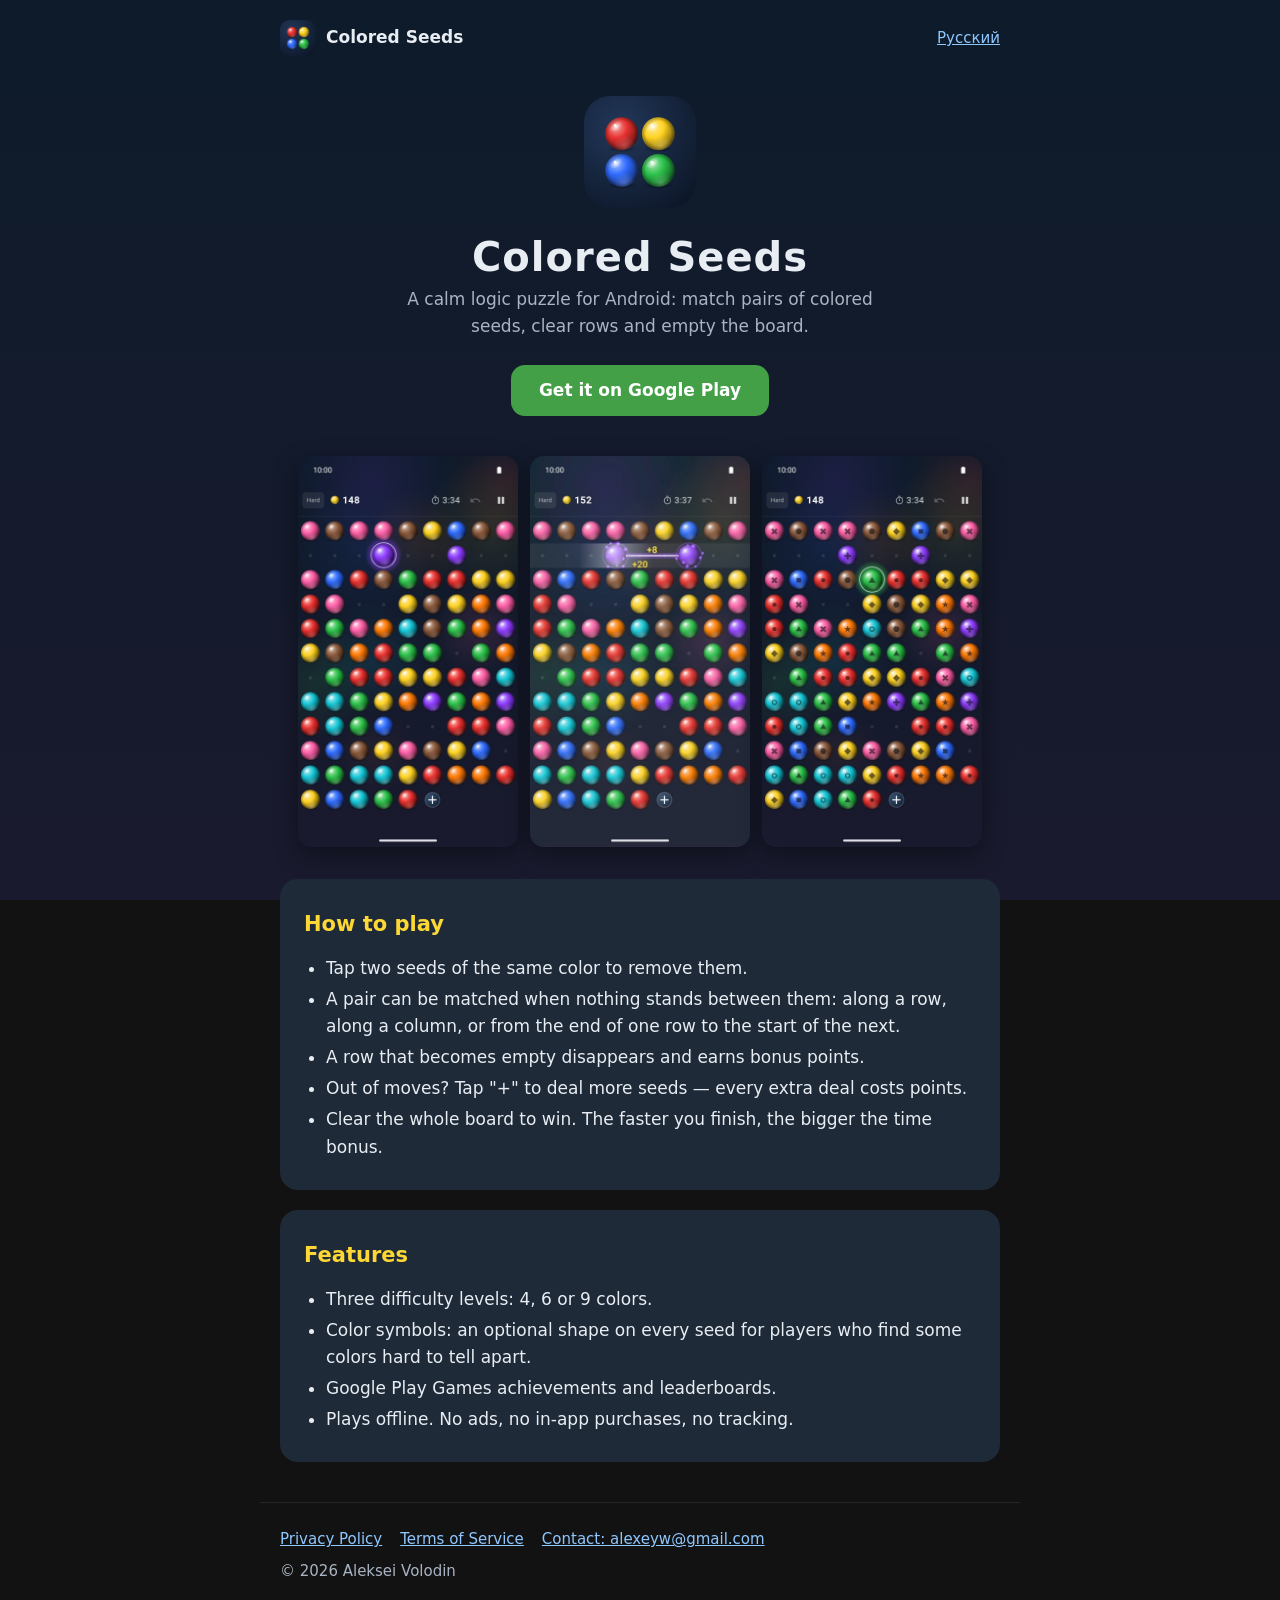
<file: index.html>
<!doctype html>
<html lang="en">
<head>
  <meta charset="utf-8">
  <meta name="viewport" content="width=device-width, initial-scale=1">
  <title>Colored Seeds — a calm logic puzzle for Android</title>
  <meta name="description" content="Match pairs of colored seeds, clear rows and empty the board. A calm logic puzzle for Android. No ads, no in-app purchases.">
  <meta property="og:title" content="Colored Seeds">
  <meta property="og:description" content="Match pairs of colored seeds, clear rows and empty the board. A calm logic puzzle for Android.">
  <meta property="og:image" content="https://alexeyw.github.io/colored-seeds/assets/icon-192.png">
  <link rel="icon" href="assets/icon-192.png">
  <link rel="alternate" hreflang="ru" href="https://alexeyw.github.io/colored-seeds/ru/">
  <link rel="stylesheet" href="assets/style.css">
</head>
<body>
  <header class="site">
    <a class="home" href="./"><img src="assets/icon-192.png" alt="">Colored Seeds</a>
    <a class="lang" href="ru/" hreflang="ru" lang="ru">Русский</a>
  </header>

  <main>
    <div class="hero">
      <img class="icon" src="assets/icon-192.png" alt="Colored Seeds icon">
      <h1>Colored Seeds</h1>
      <p>A calm logic puzzle for Android: match pairs of colored seeds, clear rows and empty the board.</p>
      <a class="button" href="https://play.google.com/store/apps/details?id=com.avolodin.colored.seeds">Get it on Google Play</a>
    </div>

    <div class="shots">
      <img src="assets/screenshot-1.jpg" alt="A board of glossy colored seeds with one seed selected" width="450" height="800">
      <img src="assets/screenshot-2.jpg" alt="Two matched seeds popping while their row clears" width="450" height="800">
      <img src="assets/screenshot-3.jpg" alt="The board with color symbols turned on" width="450" height="800">
    </div>

    <section class="card">
      <h2>How to play</h2>
      <ul>
        <li>Tap two seeds of the same color to remove them.</li>
        <li>A pair can be matched when nothing stands between them: along a row, along a column, or from the end of one row to the start of the next.</li>
        <li>A row that becomes empty disappears and earns bonus points.</li>
        <li>Out of moves? Tap "+" to deal more seeds — every extra deal costs points.</li>
        <li>Clear the whole board to win. The faster you finish, the bigger the time bonus.</li>
      </ul>
    </section>

    <section class="card">
      <h2>Features</h2>
      <ul>
        <li>Three difficulty levels: 4, 6 or 9 colors.</li>
        <li>Color symbols: an optional shape on every seed for players who find some colors hard to tell apart.</li>
        <li>Google Play Games achievements and leaderboards.</li>
        <li>Plays offline. No ads, no in-app purchases, no tracking.</li>
      </ul>
    </section>
  </main>

  <footer class="site">
    <nav>
      <a href="privacy.html">Privacy Policy</a>
      <a href="terms.html">Terms of Service</a>
      <a href="mailto:alexeyw@gmail.com">Contact: alexeyw@gmail.com</a>
    </nav>
    © 2026 Aleksei Volodin
  </footer>
</body>
</html>
</file>
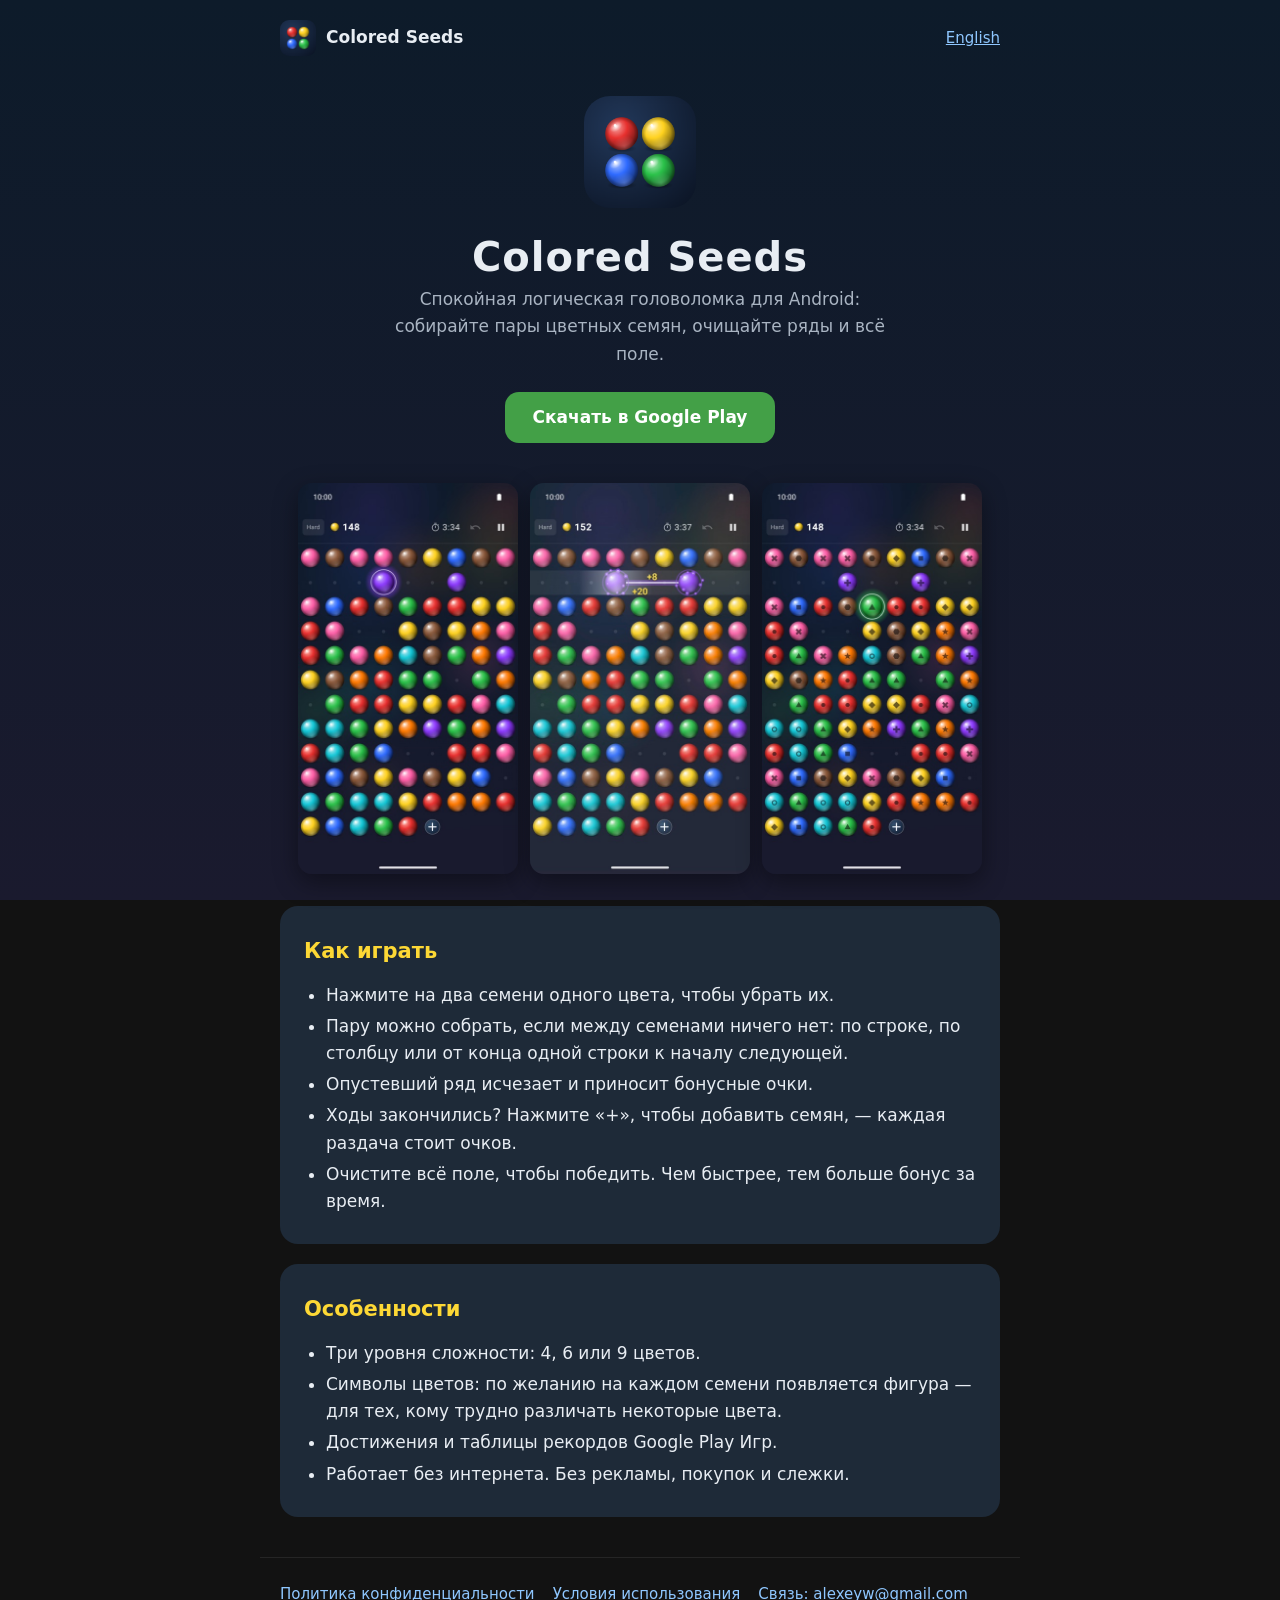
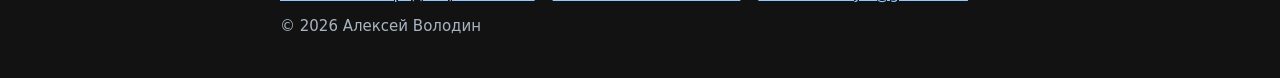
<file: ru/index.html>
<!doctype html>
<html lang="ru">
<head>
  <meta charset="utf-8">
  <meta name="viewport" content="width=device-width, initial-scale=1">
  <title>Colored Seeds — спокойная логическая головоломка для Android</title>
  <meta name="description" content="Собирайте пары цветных семян, очищайте ряды и всё поле. Спокойная головоломка для Android без рекламы и покупок.">
  <meta property="og:title" content="Colored Seeds">
  <meta property="og:description" content="Собирайте пары цветных семян, очищайте ряды и всё поле. Спокойная головоломка для Android.">
  <meta property="og:image" content="https://alexeyw.github.io/colored-seeds/assets/icon-192.png">
  <link rel="icon" href="../assets/icon-192.png">
  <link rel="alternate" hreflang="en" href="https://alexeyw.github.io/colored-seeds/">
  <link rel="stylesheet" href="../assets/style.css">
</head>
<body>
  <header class="site">
    <a class="home" href="./"><img src="../assets/icon-192.png" alt="">Colored Seeds</a>
    <a class="lang" href="../" hreflang="en" lang="en">English</a>
  </header>

  <main>
    <div class="hero">
      <img class="icon" src="../assets/icon-192.png" alt="Иконка Colored Seeds">
      <h1>Colored Seeds</h1>
      <p>Спокойная логическая головоломка для Android: собирайте пары цветных семян, очищайте ряды и всё поле.</p>
      <a class="button" href="https://play.google.com/store/apps/details?id=com.avolodin.colored.seeds&amp;hl=ru">Скачать в Google Play</a>
    </div>

    <div class="shots">
      <img src="../assets/screenshot-1.jpg" alt="Поле из блестящих цветных семян, одно семя выбрано" width="450" height="800">
      <img src="../assets/screenshot-2.jpg" alt="Пара семян лопается, ряд очищается" width="450" height="800">
      <img src="../assets/screenshot-3.jpg" alt="Поле с включёнными символами цветов" width="450" height="800">
    </div>

    <section class="card">
      <h2>Как играть</h2>
      <ul>
        <li>Нажмите на два семени одного цвета, чтобы убрать их.</li>
        <li>Пару можно собрать, если между семенами ничего нет: по строке, по столбцу или от конца одной строки к началу следующей.</li>
        <li>Опустевший ряд исчезает и приносит бонусные очки.</li>
        <li>Ходы закончились? Нажмите «+», чтобы добавить семян, — каждая раздача стоит очков.</li>
        <li>Очистите всё поле, чтобы победить. Чем быстрее, тем больше бонус за время.</li>
      </ul>
    </section>

    <section class="card">
      <h2>Особенности</h2>
      <ul>
        <li>Три уровня сложности: 4, 6 или 9 цветов.</li>
        <li>Символы цветов: по желанию на каждом семени появляется фигура — для тех, кому трудно различать некоторые цвета.</li>
        <li>Достижения и таблицы рекордов Google Play Игр.</li>
        <li>Работает без интернета. Без рекламы, покупок и слежки.</li>
      </ul>
    </section>
  </main>

  <footer class="site">
    <nav>
      <a href="privacy.html">Политика конфиденциальности</a>
      <a href="terms.html">Условия использования</a>
      <a href="mailto:alexeyw@gmail.com">Связь: alexeyw@gmail.com</a>
    </nav>
    © 2026 Алексей Володин
  </footer>
</body>
</html>
</file>
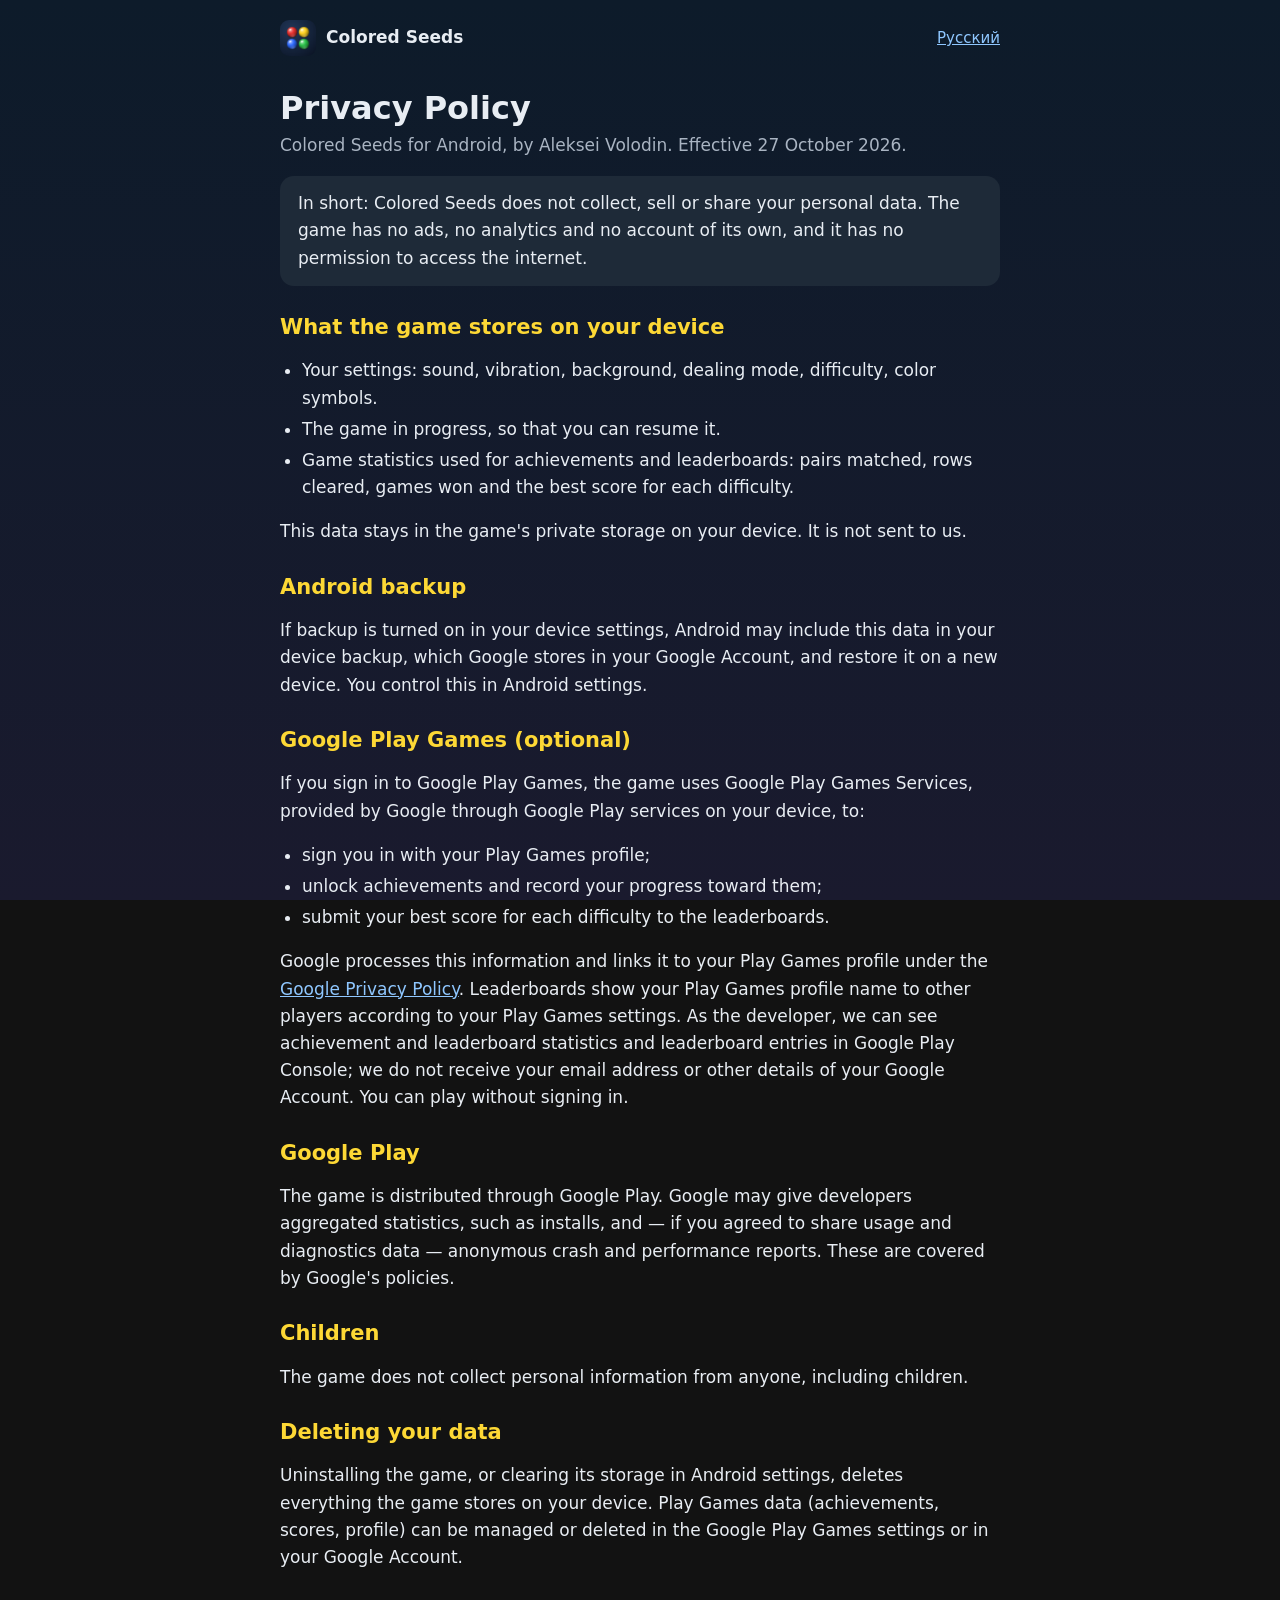
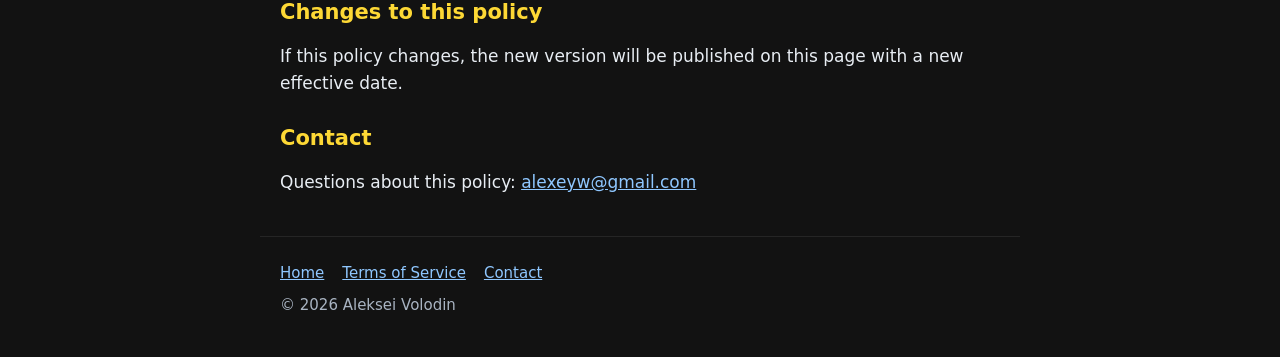
<file: privacy.html>
<!doctype html>
<html lang="en">
<head>
  <meta charset="utf-8">
  <meta name="viewport" content="width=device-width, initial-scale=1">
  <title>Privacy Policy — Colored Seeds</title>
  <meta name="description" content="Privacy Policy of the Colored Seeds game for Android.">
  <link rel="icon" href="assets/icon-192.png">
  <link rel="alternate" hreflang="ru" href="https://alexeyw.github.io/colored-seeds/ru/privacy.html">
  <link rel="stylesheet" href="assets/style.css">
</head>
<body>
  <header class="site">
    <a class="home" href="./"><img src="assets/icon-192.png" alt="">Colored Seeds</a>
    <a class="lang" href="ru/privacy.html" hreflang="ru" lang="ru">Русский</a>
  </header>

  <main>
    <article>
      <h1>Privacy Policy</h1>
      <p class="effective">Colored Seeds for Android, by Aleksei Volodin. Effective 27 October 2026.</p>

      <p class="summary">In short: Colored Seeds does not collect, sell or share your personal data. The game has no ads, no analytics and no account of its own, and it has no permission to access the internet.</p>

      <h2>What the game stores on your device</h2>
      <ul>
        <li>Your settings: sound, vibration, background, dealing mode, difficulty, color symbols.</li>
        <li>The game in progress, so that you can resume it.</li>
        <li>Game statistics used for achievements and leaderboards: pairs matched, rows cleared, games won and the best score for each difficulty.</li>
      </ul>
      <p>This data stays in the game's private storage on your device. It is not sent to us.</p>

      <h2>Android backup</h2>
      <p>If backup is turned on in your device settings, Android may include this data in your device backup, which Google stores in your Google Account, and restore it on a new device. You control this in Android settings.</p>

      <h2>Google Play Games (optional)</h2>
      <p>If you sign in to Google Play Games, the game uses Google Play Games Services, provided by Google through Google Play services on your device, to:</p>
      <ul>
        <li>sign you in with your Play Games profile;</li>
        <li>unlock achievements and record your progress toward them;</li>
        <li>submit your best score for each difficulty to the leaderboards.</li>
      </ul>
      <p>Google processes this information and links it to your Play Games profile under the <a href="https://policies.google.com/privacy">Google Privacy Policy</a>. Leaderboards show your Play Games profile name to other players according to your Play Games settings. As the developer, we can see achievement and leaderboard statistics and leaderboard entries in Google Play Console; we do not receive your email address or other details of your Google Account. You can play without signing in.</p>

      <h2>Google Play</h2>
      <p>The game is distributed through Google Play. Google may give developers aggregated statistics, such as installs, and — if you agreed to share usage and diagnostics data — anonymous crash and performance reports. These are covered by Google's policies.</p>

      <h2>Children</h2>
      <p>The game does not collect personal information from anyone, including children.</p>

      <h2>Deleting your data</h2>
      <p>Uninstalling the game, or clearing its storage in Android settings, deletes everything the game stores on your device. Play Games data (achievements, scores, profile) can be managed or deleted in the Google Play Games settings or in your Google Account.</p>

      <h2>Changes to this policy</h2>
      <p>If this policy changes, the new version will be published on this page with a new effective date.</p>

      <h2>Contact</h2>
      <p>Questions about this policy: <a href="mailto:alexeyw@gmail.com">alexeyw@gmail.com</a></p>
    </article>
  </main>

  <footer class="site">
    <nav>
      <a href="./">Home</a>
      <a href="terms.html">Terms of Service</a>
      <a href="mailto:alexeyw@gmail.com">Contact</a>
    </nav>
    © 2026 Aleksei Volodin
  </footer>
</body>
</html>
</file>
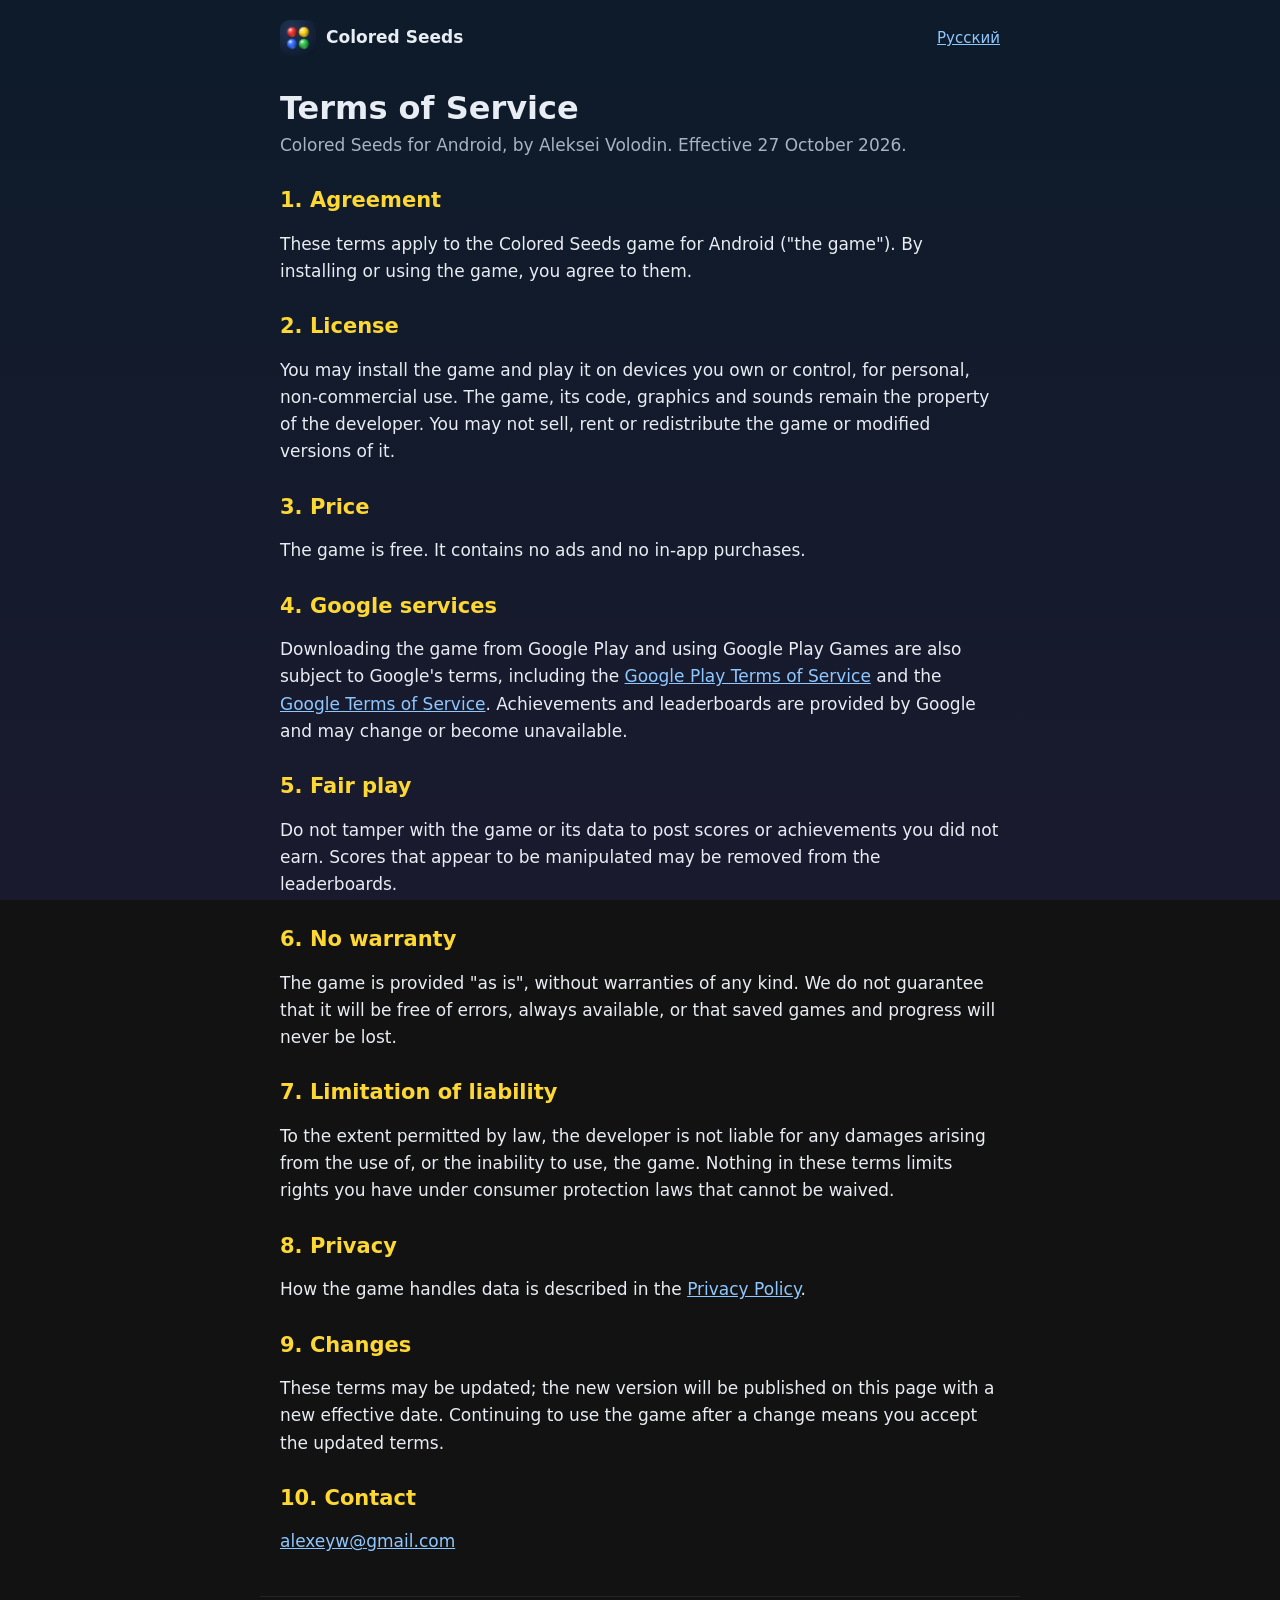
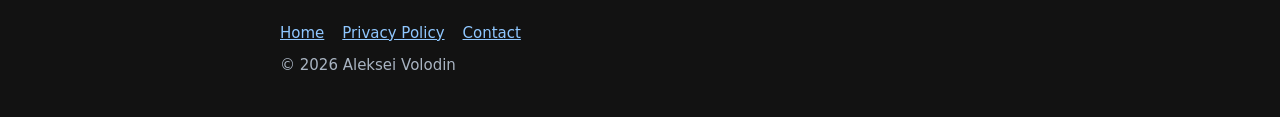
<file: terms.html>
<!doctype html>
<html lang="en">
<head>
  <meta charset="utf-8">
  <meta name="viewport" content="width=device-width, initial-scale=1">
  <title>Terms of Service — Colored Seeds</title>
  <meta name="description" content="Terms of Service of the Colored Seeds game for Android.">
  <link rel="icon" href="assets/icon-192.png">
  <link rel="alternate" hreflang="ru" href="https://alexeyw.github.io/colored-seeds/ru/terms.html">
  <link rel="stylesheet" href="assets/style.css">
</head>
<body>
  <header class="site">
    <a class="home" href="./"><img src="assets/icon-192.png" alt="">Colored Seeds</a>
    <a class="lang" href="ru/terms.html" hreflang="ru" lang="ru">Русский</a>
  </header>

  <main>
    <article>
      <h1>Terms of Service</h1>
      <p class="effective">Colored Seeds for Android, by Aleksei Volodin. Effective 27 October 2026.</p>

      <h2>1. Agreement</h2>
      <p>These terms apply to the Colored Seeds game for Android ("the game"). By installing or using the game, you agree to them.</p>

      <h2>2. License</h2>
      <p>You may install the game and play it on devices you own or control, for personal, non-commercial use. The game, its code, graphics and sounds remain the property of the developer. You may not sell, rent or redistribute the game or modified versions of it.</p>

      <h2>3. Price</h2>
      <p>The game is free. It contains no ads and no in-app purchases.</p>

      <h2>4. Google services</h2>
      <p>Downloading the game from Google Play and using Google Play Games are also subject to Google's terms, including the <a href="https://play.google.com/about/play-terms/">Google Play Terms of Service</a> and the <a href="https://policies.google.com/terms">Google Terms of Service</a>. Achievements and leaderboards are provided by Google and may change or become unavailable.</p>

      <h2>5. Fair play</h2>
      <p>Do not tamper with the game or its data to post scores or achievements you did not earn. Scores that appear to be manipulated may be removed from the leaderboards.</p>

      <h2>6. No warranty</h2>
      <p>The game is provided "as is", without warranties of any kind. We do not guarantee that it will be free of errors, always available, or that saved games and progress will never be lost.</p>

      <h2>7. Limitation of liability</h2>
      <p>To the extent permitted by law, the developer is not liable for any damages arising from the use of, or the inability to use, the game. Nothing in these terms limits rights you have under consumer protection laws that cannot be waived.</p>

      <h2>8. Privacy</h2>
      <p>How the game handles data is described in the <a href="privacy.html">Privacy Policy</a>.</p>

      <h2>9. Changes</h2>
      <p>These terms may be updated; the new version will be published on this page with a new effective date. Continuing to use the game after a change means you accept the updated terms.</p>

      <h2>10. Contact</h2>
      <p><a href="mailto:alexeyw@gmail.com">alexeyw@gmail.com</a></p>
    </article>
  </main>

  <footer class="site">
    <nav>
      <a href="./">Home</a>
      <a href="privacy.html">Privacy Policy</a>
      <a href="mailto:alexeyw@gmail.com">Contact</a>
    </nav>
    © 2026 Aleksei Volodin
  </footer>
</body>
</html>
</file>
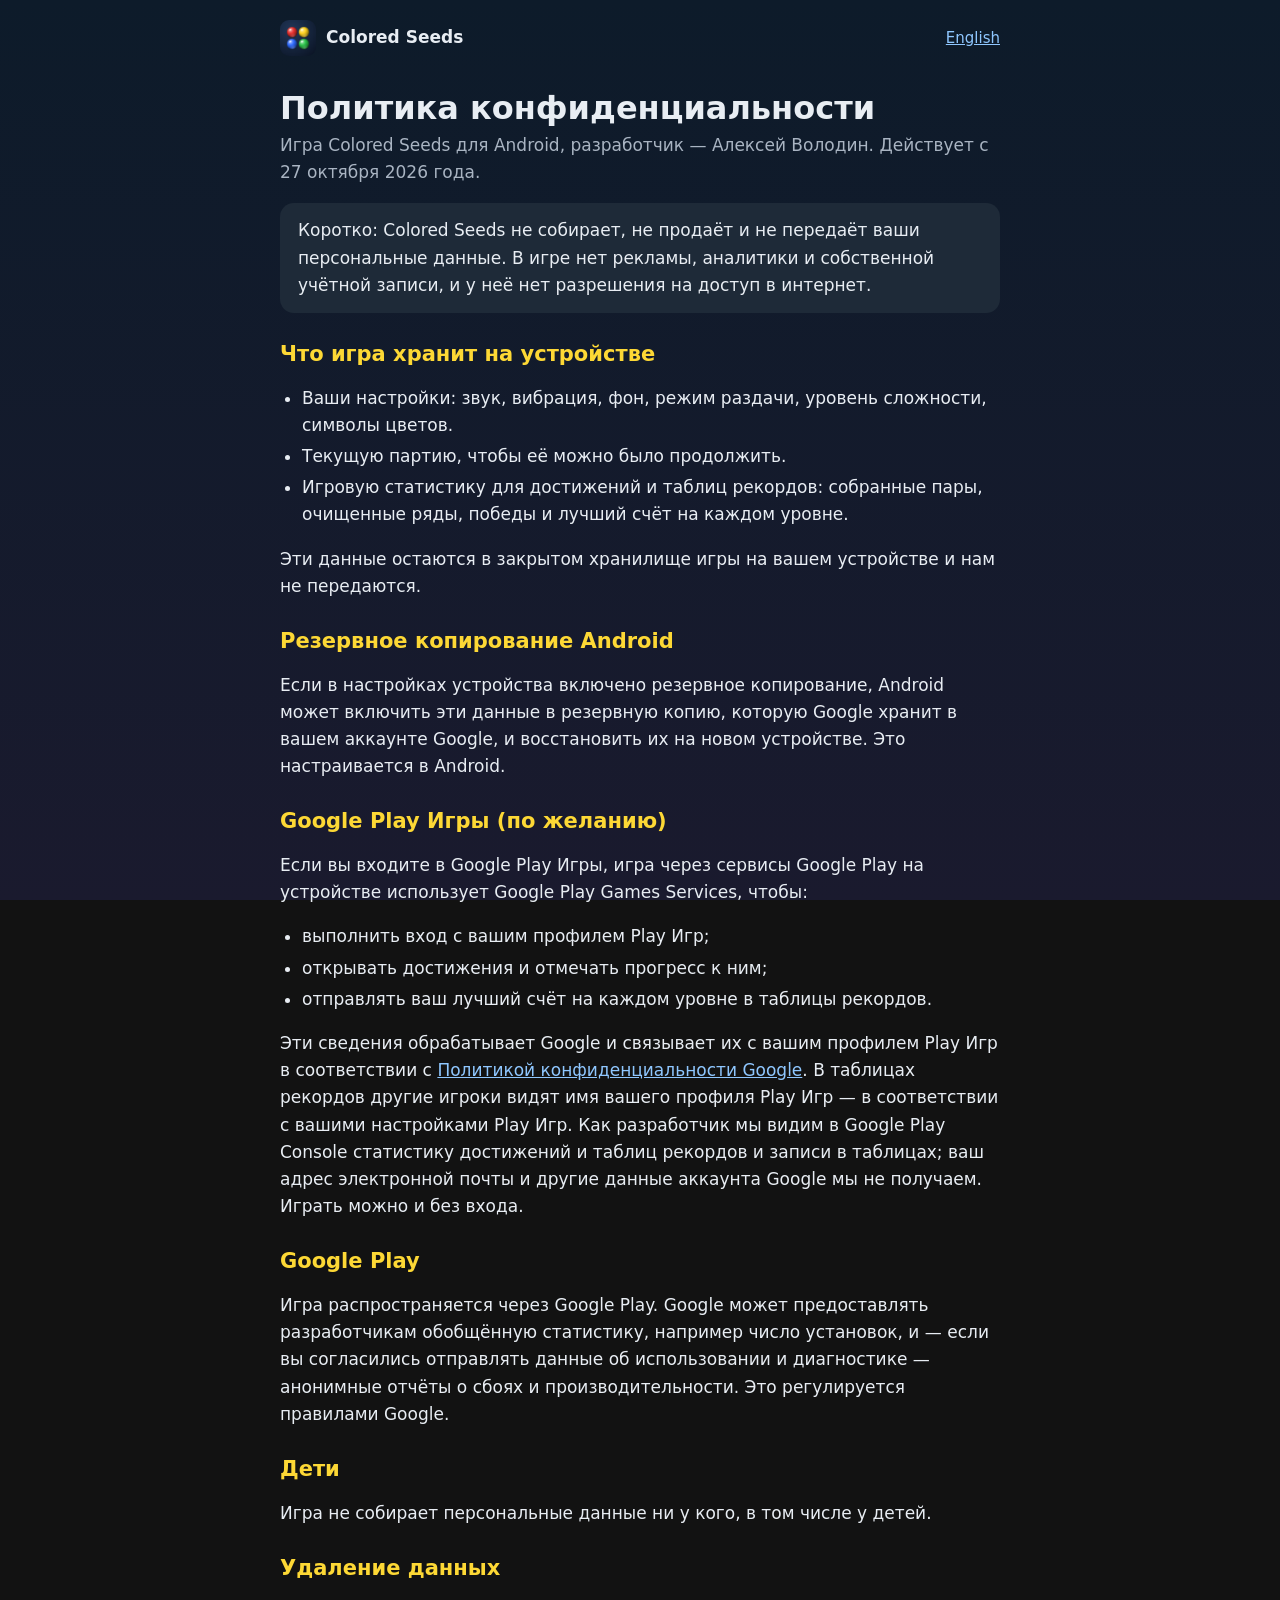
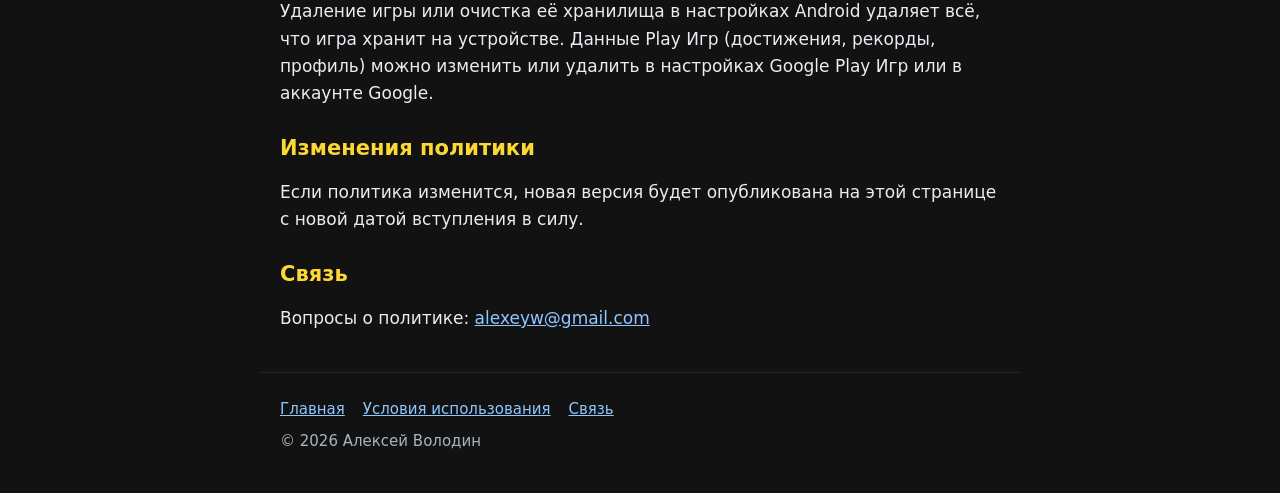
<file: ru/privacy.html>
<!doctype html>
<html lang="ru">
<head>
  <meta charset="utf-8">
  <meta name="viewport" content="width=device-width, initial-scale=1">
  <title>Политика конфиденциальности — Colored Seeds</title>
  <meta name="description" content="Политика конфиденциальности игры Colored Seeds для Android.">
  <link rel="icon" href="../assets/icon-192.png">
  <link rel="alternate" hreflang="en" href="https://alexeyw.github.io/colored-seeds/privacy.html">
  <link rel="stylesheet" href="../assets/style.css">
</head>
<body>
  <header class="site">
    <a class="home" href="./"><img src="../assets/icon-192.png" alt="">Colored Seeds</a>
    <a class="lang" href="../privacy.html" hreflang="en" lang="en">English</a>
  </header>

  <main>
    <article>
      <h1>Политика конфиденциальности</h1>
      <p class="effective">Игра Colored Seeds для Android, разработчик — Алексей Володин. Действует с 27 октября 2026 года.</p>

      <p class="summary">Коротко: Colored Seeds не собирает, не продаёт и не передаёт ваши персональные данные. В игре нет рекламы, аналитики и собственной учётной записи, и у неё нет разрешения на доступ в интернет.</p>

      <h2>Что игра хранит на устройстве</h2>
      <ul>
        <li>Ваши настройки: звук, вибрация, фон, режим раздачи, уровень сложности, символы цветов.</li>
        <li>Текущую партию, чтобы её можно было продолжить.</li>
        <li>Игровую статистику для достижений и таблиц рекордов: собранные пары, очищенные ряды, победы и лучший счёт на каждом уровне.</li>
      </ul>
      <p>Эти данные остаются в закрытом хранилище игры на вашем устройстве и нам не передаются.</p>

      <h2>Резервное копирование Android</h2>
      <p>Если в настройках устройства включено резервное копирование, Android может включить эти данные в резервную копию, которую Google хранит в вашем аккаунте Google, и восстановить их на новом устройстве. Это настраивается в Android.</p>

      <h2>Google Play Игры (по желанию)</h2>
      <p>Если вы входите в Google Play Игры, игра через сервисы Google Play на устройстве использует Google Play Games Services, чтобы:</p>
      <ul>
        <li>выполнить вход с вашим профилем Play Игр;</li>
        <li>открывать достижения и отмечать прогресс к ним;</li>
        <li>отправлять ваш лучший счёт на каждом уровне в таблицы рекордов.</li>
      </ul>
      <p>Эти сведения обрабатывает Google и связывает их с вашим профилем Play Игр в соответствии с <a href="https://policies.google.com/privacy?hl=ru">Политикой конфиденциальности Google</a>. В таблицах рекордов другие игроки видят имя вашего профиля Play Игр — в соответствии с вашими настройками Play Игр. Как разработчик мы видим в Google Play Console статистику достижений и таблиц рекордов и записи в таблицах; ваш адрес электронной почты и другие данные аккаунта Google мы не получаем. Играть можно и без входа.</p>

      <h2>Google Play</h2>
      <p>Игра распространяется через Google Play. Google может предоставлять разработчикам обобщённую статистику, например число установок, и — если вы согласились отправлять данные об использовании и диагностике — анонимные отчёты о сбоях и производительности. Это регулируется правилами Google.</p>

      <h2>Дети</h2>
      <p>Игра не собирает персональные данные ни у кого, в том числе у детей.</p>

      <h2>Удаление данных</h2>
      <p>Удаление игры или очистка её хранилища в настройках Android удаляет всё, что игра хранит на устройстве. Данные Play Игр (достижения, рекорды, профиль) можно изменить или удалить в настройках Google Play Игр или в аккаунте Google.</p>

      <h2>Изменения политики</h2>
      <p>Если политика изменится, новая версия будет опубликована на этой странице с новой датой вступления в силу.</p>

      <h2>Связь</h2>
      <p>Вопросы о политике: <a href="mailto:alexeyw@gmail.com">alexeyw@gmail.com</a></p>
    </article>
  </main>

  <footer class="site">
    <nav>
      <a href="./">Главная</a>
      <a href="terms.html">Условия использования</a>
      <a href="mailto:alexeyw@gmail.com">Связь</a>
    </nav>
    © 2026 Алексей Володин
  </footer>
</body>
</html>
</file>
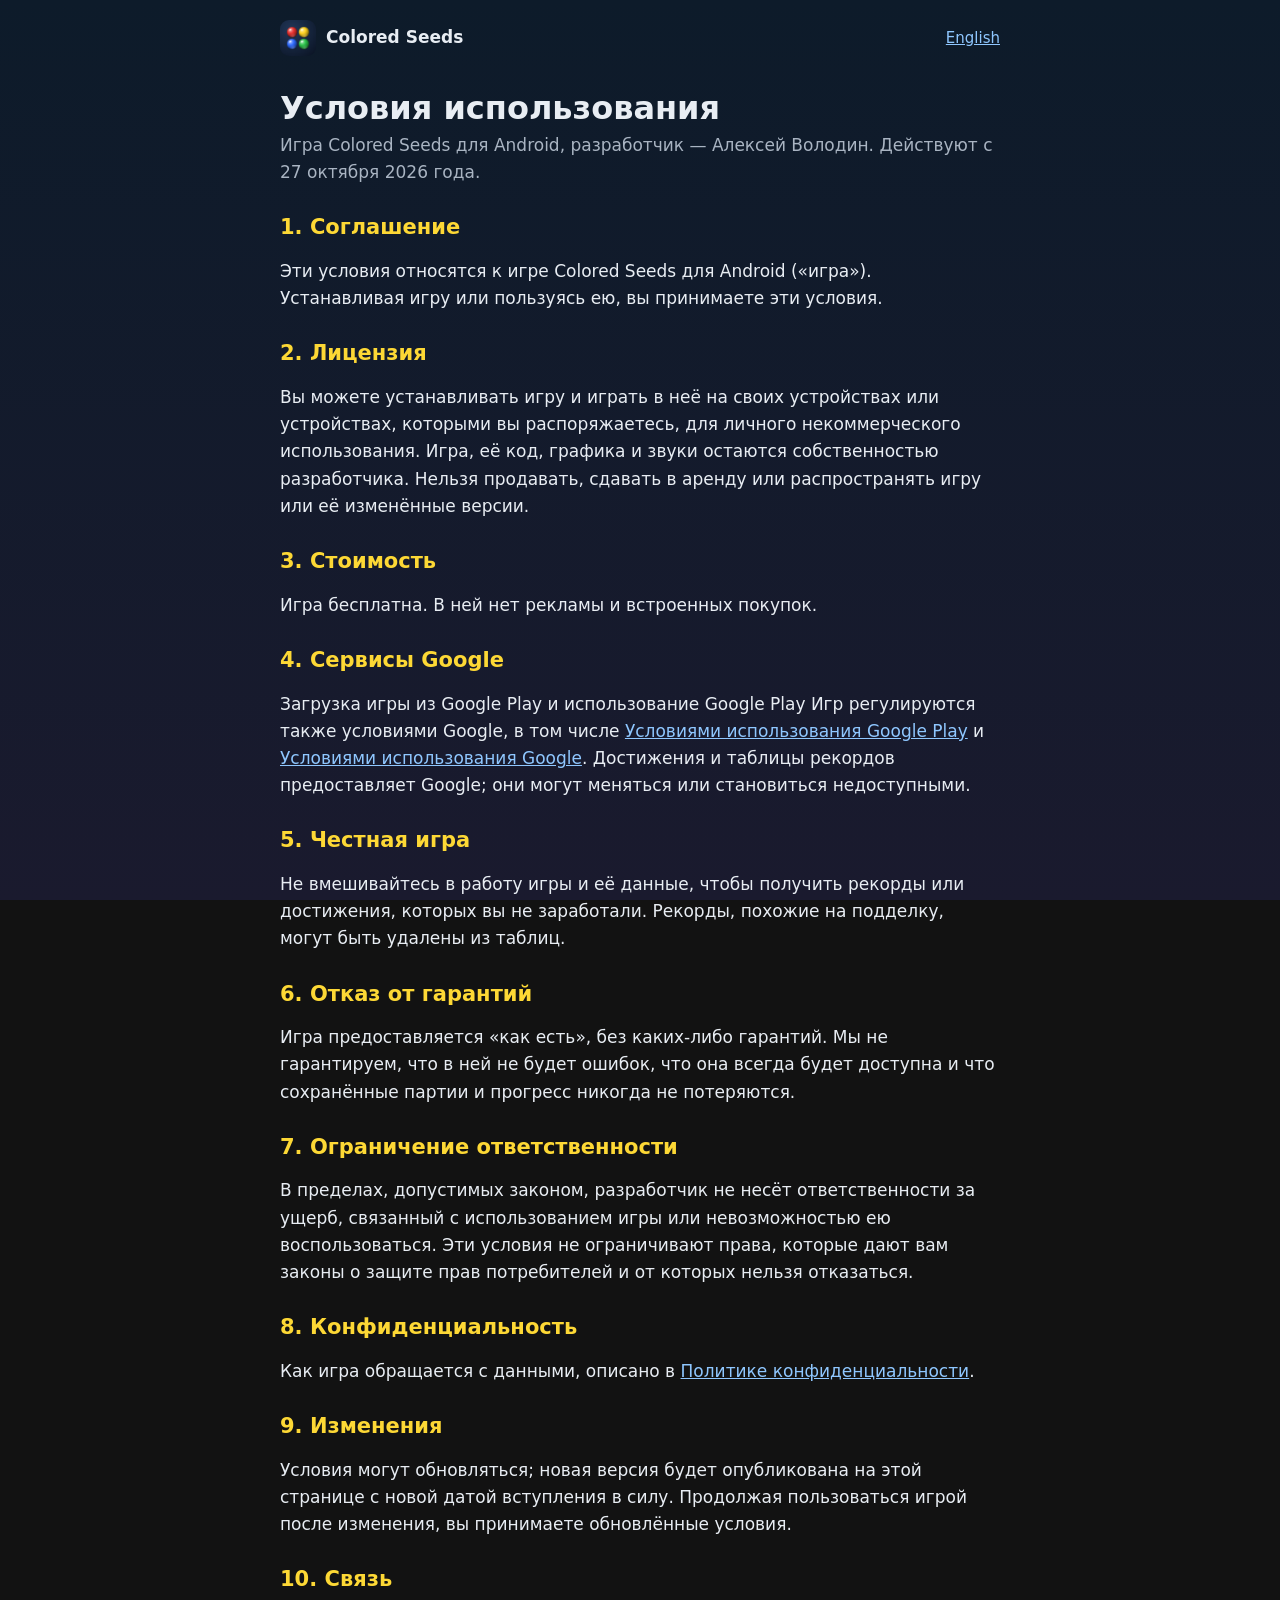
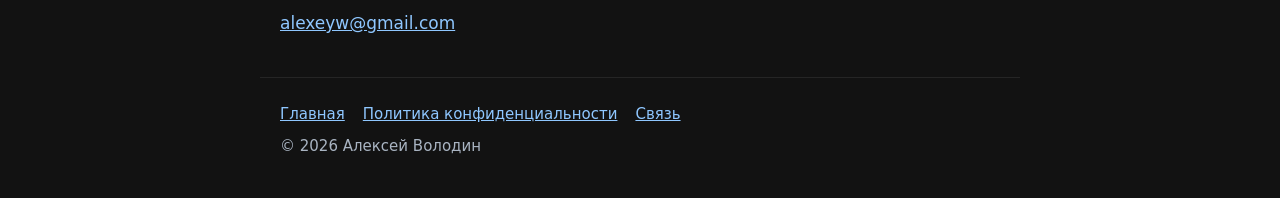
<file: ru/terms.html>
<!doctype html>
<html lang="ru">
<head>
  <meta charset="utf-8">
  <meta name="viewport" content="width=device-width, initial-scale=1">
  <title>Условия использования — Colored Seeds</title>
  <meta name="description" content="Условия использования игры Colored Seeds для Android.">
  <link rel="icon" href="../assets/icon-192.png">
  <link rel="alternate" hreflang="en" href="https://alexeyw.github.io/colored-seeds/terms.html">
  <link rel="stylesheet" href="../assets/style.css">
</head>
<body>
  <header class="site">
    <a class="home" href="./"><img src="../assets/icon-192.png" alt="">Colored Seeds</a>
    <a class="lang" href="../terms.html" hreflang="en" lang="en">English</a>
  </header>

  <main>
    <article>
      <h1>Условия использования</h1>
      <p class="effective">Игра Colored Seeds для Android, разработчик — Алексей Володин. Действуют с 27 октября 2026 года.</p>

      <h2>1. Соглашение</h2>
      <p>Эти условия относятся к игре Colored Seeds для Android («игра»). Устанавливая игру или пользуясь ею, вы принимаете эти условия.</p>

      <h2>2. Лицензия</h2>
      <p>Вы можете устанавливать игру и играть в неё на своих устройствах или устройствах, которыми вы распоряжаетесь, для личного некоммерческого использования. Игра, её код, графика и звуки остаются собственностью разработчика. Нельзя продавать, сдавать в аренду или распространять игру или её изменённые версии.</p>

      <h2>3. Стоимость</h2>
      <p>Игра бесплатна. В ней нет рекламы и встроенных покупок.</p>

      <h2>4. Сервисы Google</h2>
      <p>Загрузка игры из Google Play и использование Google Play Игр регулируются также условиями Google, в том числе <a href="https://play.google.com/about/play-terms/">Условиями использования Google Play</a> и <a href="https://policies.google.com/terms?hl=ru">Условиями использования Google</a>. Достижения и таблицы рекордов предоставляет Google; они могут меняться или становиться недоступными.</p>

      <h2>5. Честная игра</h2>
      <p>Не вмешивайтесь в работу игры и её данные, чтобы получить рекорды или достижения, которых вы не заработали. Рекорды, похожие на подделку, могут быть удалены из таблиц.</p>

      <h2>6. Отказ от гарантий</h2>
      <p>Игра предоставляется «как есть», без каких-либо гарантий. Мы не гарантируем, что в ней не будет ошибок, что она всегда будет доступна и что сохранённые партии и прогресс никогда не потеряются.</p>

      <h2>7. Ограничение ответственности</h2>
      <p>В пределах, допустимых законом, разработчик не несёт ответственности за ущерб, связанный с использованием игры или невозможностью ею воспользоваться. Эти условия не ограничивают права, которые дают вам законы о защите прав потребителей и от которых нельзя отказаться.</p>

      <h2>8. Конфиденциальность</h2>
      <p>Как игра обращается с данными, описано в <a href="privacy.html">Политике конфиденциальности</a>.</p>

      <h2>9. Изменения</h2>
      <p>Условия могут обновляться; новая версия будет опубликована на этой странице с новой датой вступления в силу. Продолжая пользоваться игрой после изменения, вы принимаете обновлённые условия.</p>

      <h2>10. Связь</h2>
      <p><a href="mailto:alexeyw@gmail.com">alexeyw@gmail.com</a></p>
    </article>
  </main>

  <footer class="site">
    <nav>
      <a href="./">Главная</a>
      <a href="privacy.html">Политика конфиденциальности</a>
      <a href="mailto:alexeyw@gmail.com">Связь</a>
    </nav>
    © 2026 Алексей Володин
  </footer>
</body>
</html>
</file>
<file: assets/style.css>
:root {
  --bg-top: #0d1b2a;
  --bg-bottom: #1a1a2e;
  --surface: #1e2a38;
  --text: #e8edf3;
  --muted: #a9b4c2;
  --accent: #43a047;
  --gold: #fdd835;
  --link: #8fc7ff;
}

* { box-sizing: border-box; }

html { color-scheme: dark; }

body {
  margin: 0;
  min-height: 100vh;
  background: linear-gradient(180deg, var(--bg-top), var(--bg-bottom)) fixed;
  color: var(--text);
  font: 17px/1.6 system-ui, -apple-system, "Segoe UI", Roboto, sans-serif;
}

main, header.site, footer.site {
  max-width: 760px;
  margin: 0 auto;
  padding: 0 20px;
}

header.site {
  display: flex;
  align-items: center;
  justify-content: space-between;
  padding-top: 20px;
}

header.site a.home {
  display: flex;
  align-items: center;
  gap: 10px;
  color: var(--text);
  text-decoration: none;
  font-weight: 700;
}

header.site img { width: 36px; height: 36px; border-radius: 9px; }

a { color: var(--link); }

.lang { font-size: 15px; }

.hero { text-align: center; padding: 40px 0 8px; }
.hero img.icon { width: 112px; height: 112px; border-radius: 26px; }
.hero h1 { font-size: 40px; margin: 16px 0 4px; letter-spacing: 1px; }
.hero p { color: var(--muted); margin: 0 auto 24px; max-width: 520px; }

.button {
  display: inline-block;
  background: var(--accent);
  color: #fff;
  padding: 12px 28px;
  border-radius: 14px;
  font-weight: 600;
  text-decoration: none;
}

.shots {
  display: flex;
  gap: 12px;
  justify-content: center;
  margin: 32px 0;
}
.shots img {
  width: 31%;
  max-width: 220px;
  height: auto;
  border-radius: 14px;
  box-shadow: 0 8px 24px rgba(0, 0, 0, 0.4);
}

section.card {
  background: var(--surface);
  border-radius: 18px;
  padding: 4px 24px 12px;
  margin: 20px 0;
}

/* Long Russian words ("конфиденциальности") must not overflow a phone-width heading. */
h1, h2 { line-height: 1.25; overflow-wrap: break-word; hyphens: auto; }
h2 { color: var(--gold); font-size: 21px; margin-top: 28px; }
article h1 { font-size: clamp(24px, 7.5vw, 32px); margin: 32px 0 4px; }
.effective { color: var(--muted); margin-top: 0; }
.summary { background: var(--surface); border-radius: 14px; padding: 14px 18px; }

ul { padding-left: 22px; }
li { margin: 4px 0; }

footer.site {
  color: var(--muted);
  font-size: 15px;
  padding-top: 24px;
  padding-bottom: 40px;
  border-top: 1px solid rgba(255, 255, 255, 0.08);
  margin-top: 40px;
}
footer.site nav { display: flex; flex-wrap: wrap; gap: 6px 18px; margin-bottom: 8px; }
</file>
